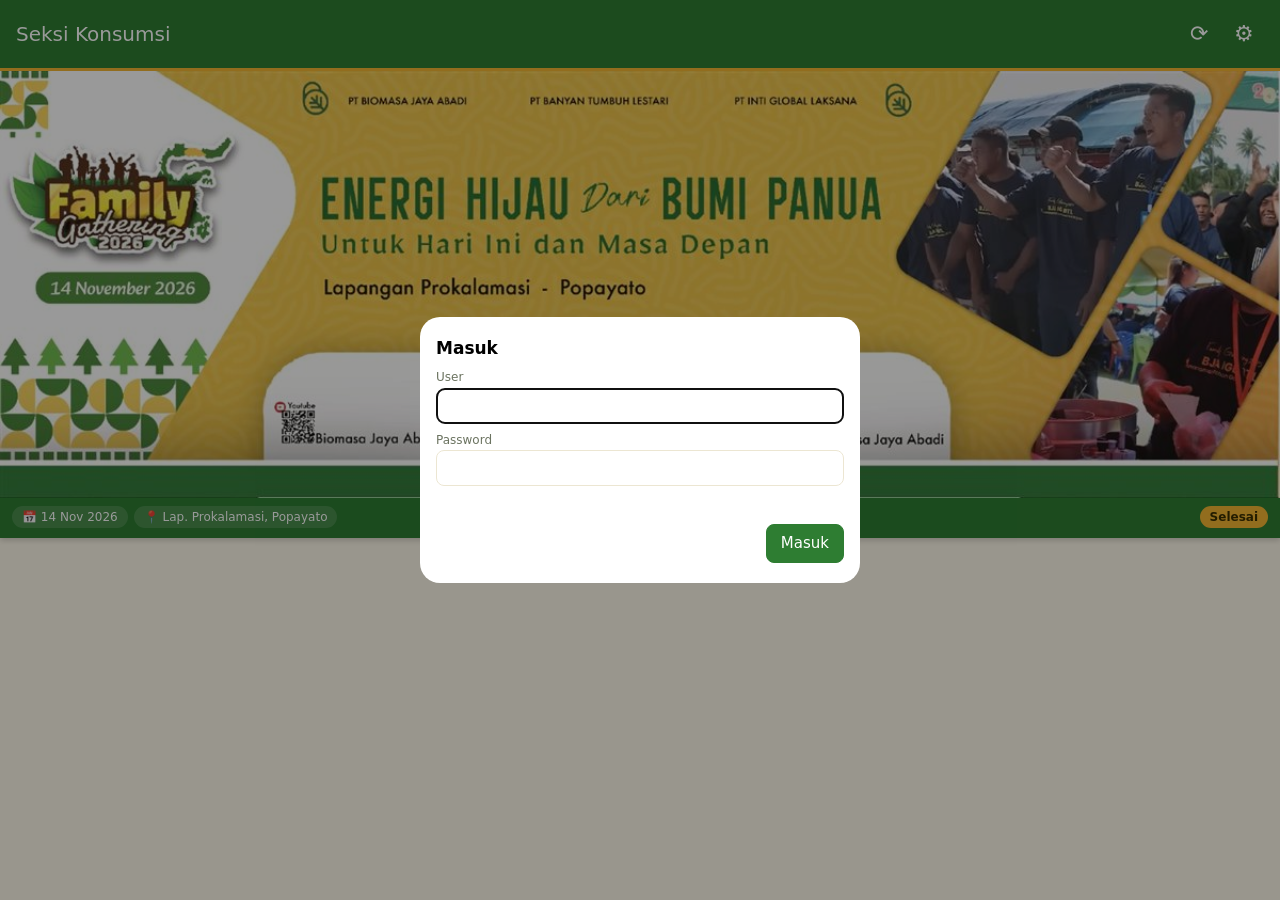
<file: index.html>
<!DOCTYPE html>
<html lang="id">
<head>
<meta charset="utf-8">
<meta name="viewport" content="width=device-width, initial-scale=1, viewport-fit=cover">
<meta name="theme-color" content="#2e7d32">
<meta name="mobile-web-app-capable" content="yes">
<link rel="manifest" href="manifest.webmanifest">
<link rel="icon" href="icon.svg">
<link rel="apple-touch-icon" href="icon-192.png">
<link rel="stylesheet" href="style.css">
<title>Monitoring Konsumsi</title>
</head>
<body>
<div class="frozen">
<header>
  <div>
    <h1>Seksi Konsumsi</h1>
    <small id="sync"></small>
  </div>
  <div class="hbtn">
    <button id="btnAdmin" title="Admin" hidden>🛠</button>
    <button id="btnSync" title="Sinkron">⟳</button>
    <button id="btnCfg" title="Pengaturan">⚙</button>
  </div>
</header>

<div class="hero">
  <img src="banner.jpg" alt="Family Gathering 2026 - Energi Hijau Dari Bumi Panua" width="1200" height="400">
  <div class="chips">
    <span class="chip">📅 14 Nov 2026</span>
    <span class="chip">📍 Lap. Prokalamasi, Popayato</span>
    <span class="chip hday" id="hday"></span>
  </div>
</div>
</div>

<main>
  <div id="viewList">
    <div class="bar">
      <select id="filterStatus"></select>
      <input id="search" type="search" placeholder="Cari vendor / PIC / lokasi">
    </div>
    <ul id="list"></ul>
    <div class="pager" id="pager"></div>
  </div>
  <div id="viewUpdate" hidden>
    <section id="summary"></section>
    <h3 class="sec">Diterima per lokasi</h3>
    <ul id="lokList"></ul>
  </div>
  <div id="viewPeserta" hidden>
    <section id="pesSum"></section>
    <h3 class="sec">Peserta vs nasi kotak per lokasi</h3>
    <ul id="pesLok"></ul>
    <h3 class="sec">Saran penyeimbangan</h3>
    <ul id="pesSaran"></ul>
    <div class="sumhead" style="margin:14px 4px 8px"><h3 class="sec" style="margin:0">Departemen</h3><button id="btnPesAdd" hidden>+ Tambah</button></div>
    <ul id="pesList"></ul>
  </div>
  <div id="viewDenah" hidden>
    <div class="sumbar">
      <div><small>Peserta</small><b id="dPes">-</b></div>
      <div><small>Nasi kotak</small><b id="dNasi">-</b></div>
      <div><small>Diterima</small><b id="dTerima">-</b></div>
    </div>
    <div class="tools">
      <div class="seg2" id="dLayer">
        <button data-l="selisih" class="on">Selisih</button>
        <button data-l="terima">Diterima</button>
        <button data-l="peserta">Peserta</button>
      </div>
    </div>
    <div class="tools">
      <select id="dCari"></select>
      <div class="zoom"><button id="dZOut" type="button">−</button><button id="dZIn" type="button">+</button></div>
    </div>
    <div class="mapbox"><svg id="dMap" viewBox="0 0 954 780" width="100%"></svg></div>
    <div class="legend">
      <span><i style="background:#f4a6a6"></i>Kurang</span>
      <span><i style="background:#9fd8a8"></i>Pas (±5%)</span>
      <span><i style="background:#f7d77a"></i>Lebih</span>
    </div>
    <p id="dLuar" class="upd" style="text-align:left"></p>
  </div>
</main>

<div id="denahSheet"></div>

<div id="update" hidden>
  <span>Versi baru tersedia</span>
  <button id="btnReload" type="button">Muat ulang</button>
</div>

<button id="fab" aria-label="Tambah">+</button>
<nav id="tabs"></nav>

<dialog id="dlgItem">
  <form method="dialog" id="formItem">
    <h2 id="itemTitle">Tambah</h2>
    <label>Vendor <input name="vendor" required></label>
    <div class="row">
      <label>Qty pesan <input name="qty" type="number" min="0" step="1" required></label>
      <label>Status <select name="status"></select></label>
    </div>
    <div class="row nk-hide">
      <label>Desa <input name="desa"></label>
      <label>Handphone <input name="kontak" type="tel"></label>
    </div>
    <div class="row nk-hide">
      <label>Biaya (Rp) <input name="biaya" type="number" min="0" step="1000"></label>
      <label class="lok-txt">Lokasi <input name="lokasiTxt"></label>
    </div>
    <div id="nkOnly">
      <label>Lokasi pengantaran <select name="lokasi"></select></label>
      <fieldset id="cek"><legend>Verifikasi saat tiba</legend></fieldset>
    </div>
    <p id="picNote"></p>
    <div class="actions">
      <button type="button" id="btnDelete" class="danger">Hapus</button>
      <span class="grow"></span>
      <button type="button" id="btnCancel">Batal</button>
      <button type="submit" class="primary">Simpan</button>
    </div>
  </form>
</dialog>

<dialog id="dlgAdmin">
  <h2>Pengaturan Admin</h2>
  <div class="seg">
    <button type="button" data-p="user" class="on">User</button>
    <button type="button" data-p="lokasi">Lokasi</button>
  </div>

  <div id="pUser">
    <ul id="userList"></ul>
    <form id="formUser" autocomplete="off">
      <label>User <input name="user" required autocapitalize="none"></label>
      <label>Nama <input name="nama" required></label>
      <label>Password <input name="pass" required></label>
      <label>Role
        <select name="role">
          <option>User</option>
          <option>Admin</option>
        </select>
      </label>
      <div class="actions">
        <button type="button" id="btnUserDel" class="danger">Hapus</button>
        <span class="grow"></span>
        <button type="button" id="btnUserNew">Baru</button>
        <button type="submit" class="primary">Simpan</button>
      </div>
    </form>
  </div>

  <div id="pLokasi" hidden>
    <form id="formLokasi">
      <label>Lokasi penempatan nasi kotak (satu per baris) <textarea name="list" rows="10"></textarea></label>
      <div class="actions">
        <span class="grow"></span>
        <button type="submit" class="primary">Simpan</button>
      </div>
    </form>
  </div>

  <p id="adminMsg"></p>
  <div class="actions"><span class="grow"></span><button type="button" id="btnAdminClose">Tutup</button></div>
</dialog>

<dialog id="dlgCfg">
  <form method="dialog" id="formCfg">
    <h2 id="cfgTitle">Masuk</h2>
    <label>User <input name="user" autocomplete="username" autocapitalize="none"></label>
    <label>Password <input name="pass" type="password" autocomplete="current-password"></label>
    <p id="cfgMsg"></p>
    <div class="actions">
      <button type="button" id="btnLogout" class="danger">Keluar</button>
      <span class="grow"></span>
      <button type="button" id="btnCfgCancel">Batal</button>
      <button type="submit" class="primary">Masuk</button>
    </div>
  </form>
</dialog>

<dialog id="dlgPeserta">
  <form method="dialog" id="formPeserta">
    <h2 id="pesTitle">Departemen</h2>
    <label>Departemen <input name="dept" required></label>
    <div class="row">
      <label>Jumlah peserta <input name="jumlah" type="number" min="0" step="1" required></label>
      <label>Lokasi duduk <select name="lokasi"></select></label>
    </div>
    <p id="pesMsg"></p>
    <div class="actions">
      <button type="button" id="btnPesDel" class="danger">Hapus</button>
      <span class="grow"></span>
      <button type="button" id="btnPesCancel">Batal</button>
      <button type="submit" class="primary">Simpan</button>
    </div>
  </form>
</dialog>

<dialog id="dlgTarget">
  <form method="dialog" id="formTarget">
    <h2 id="targetTitle">Target</h2>
    <label>Target jumlah (porsi) <input name="target" type="number" min="0" required></label>
    <label>Anggaran (Rp) <input name="anggaran" type="number" min="0" step="1000" required></label>
    <div class="actions">
      <span class="grow"></span>
      <button type="button" id="btnTargetCancel">Batal</button>
      <button type="submit" class="primary">Simpan</button>
    </div>
  </form>
</dialog>

<script src="app.js"></script>
</body>
</html>
</file>
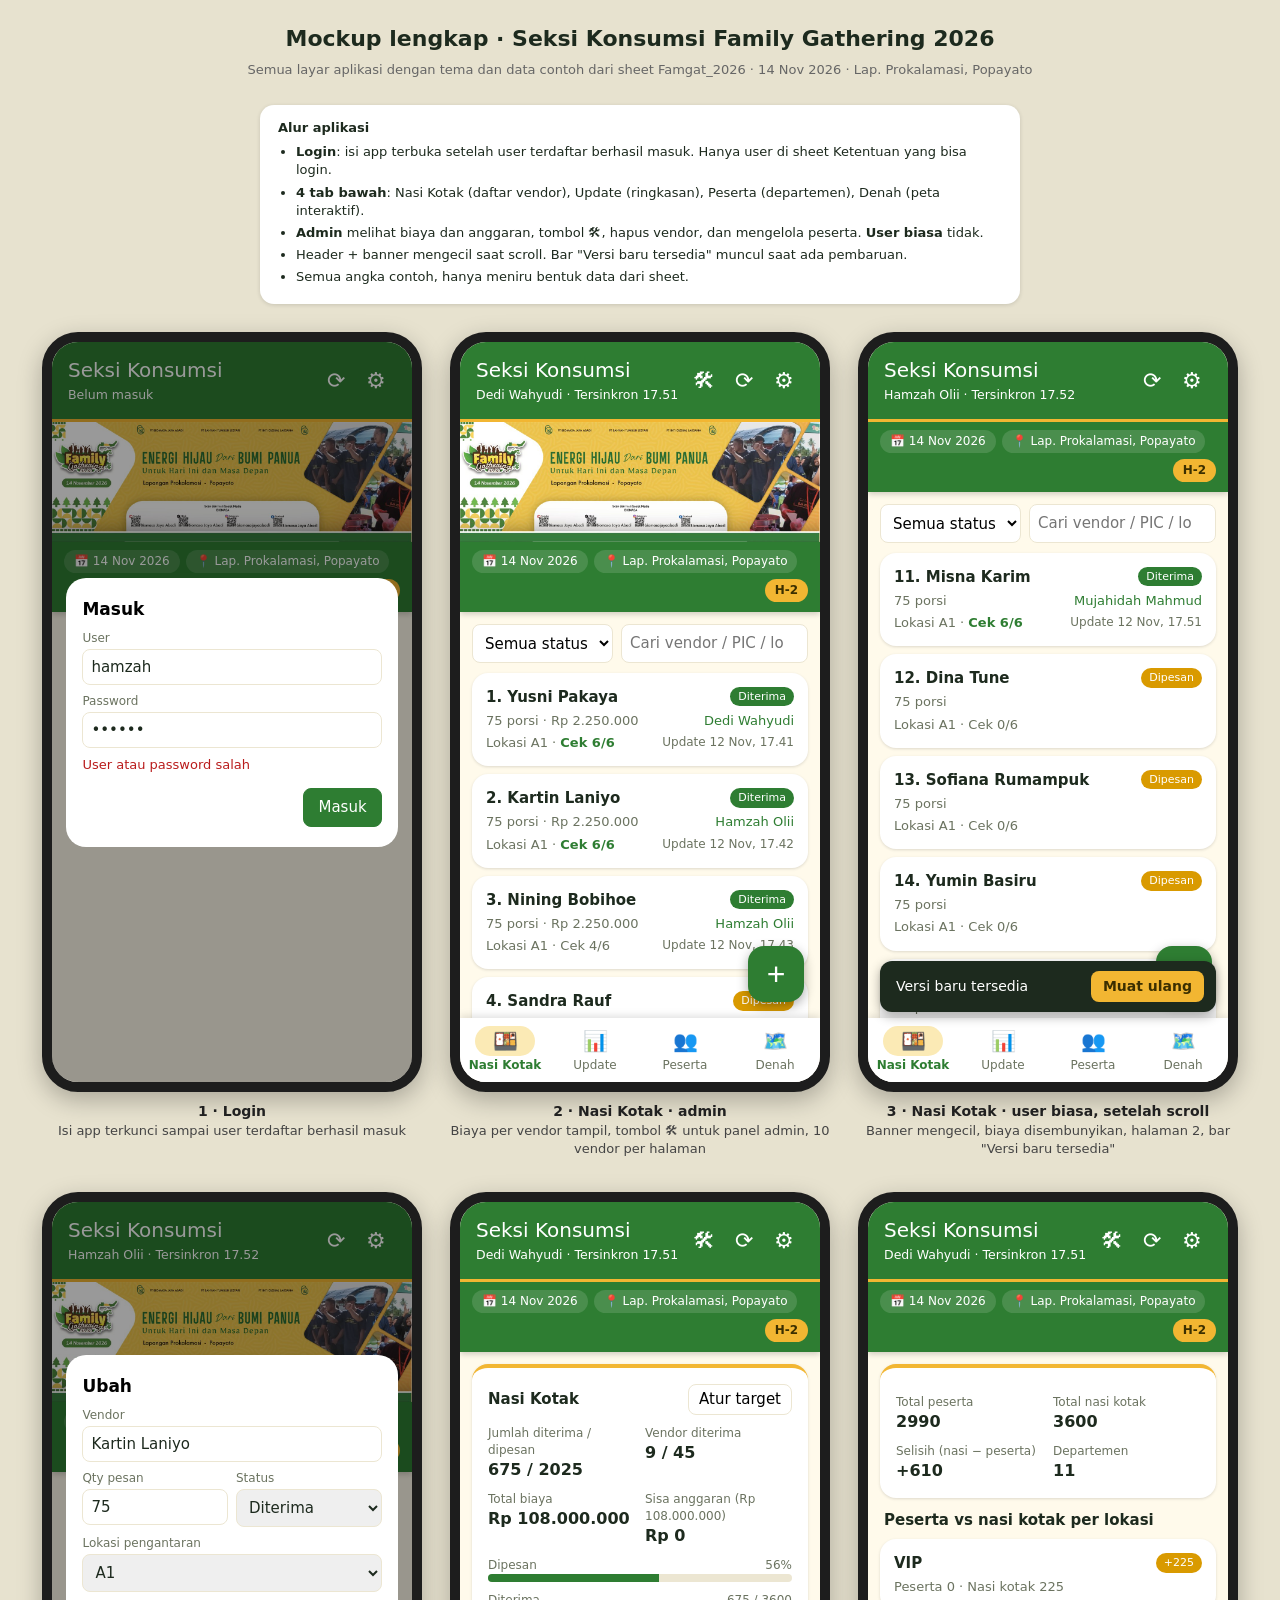
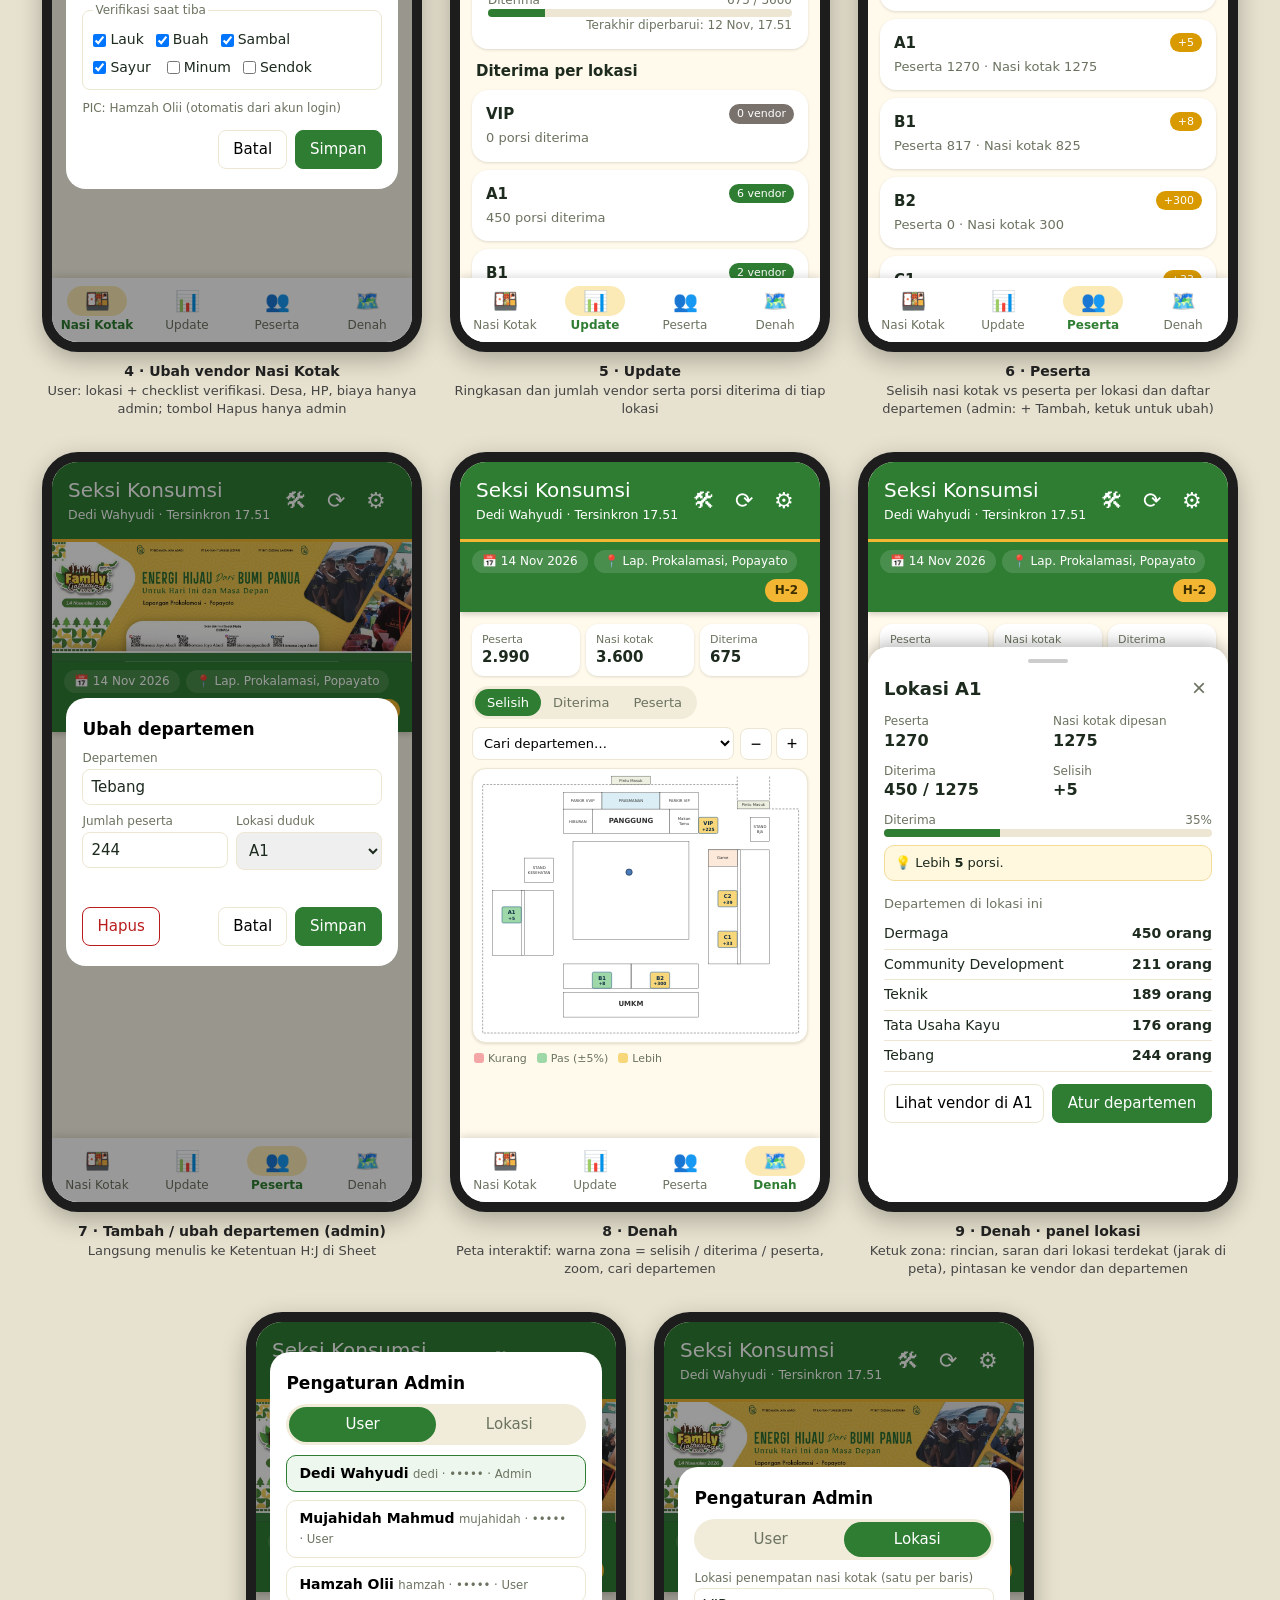
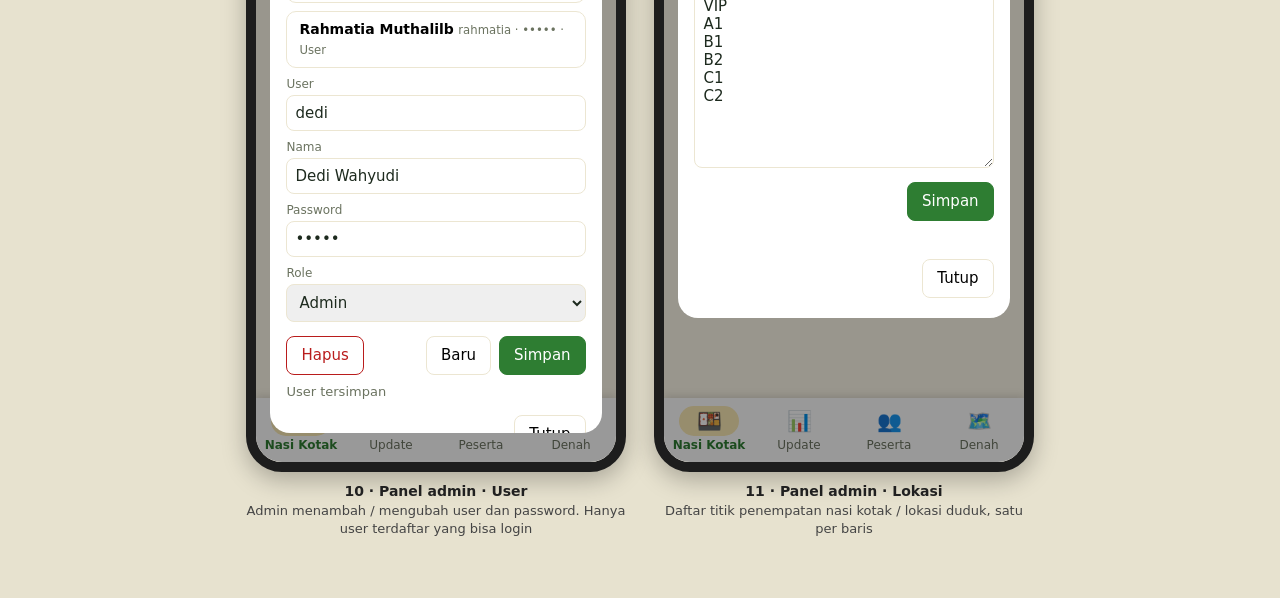
<file: mockup.html>
<!DOCTYPE html>
<html lang="id">
<head>
<meta charset="utf-8">
<meta name="viewport" content="width=device-width, initial-scale=1">
<link rel="stylesheet" href="style.css">
<title>Mockup lengkap - Monitoring Konsumsi Family Gathering 2026</title>
<style>
  body { padding: 24px 16px 60px; background: #e7e2cf; user-select: auto; }
  .head { text-align: center; margin-bottom: 26px; }
  .head h1 { font-size: 22px; margin: 0 0 6px; font-weight: 600; }
  .head p { margin: 0; color: #666; font-size: 13px; }
  .gal { display: flex; flex-wrap: wrap; gap: 34px 28px; justify-content: center; }
  figure { margin: 0; width: 380px; }
  figcaption { text-align: center; font-size: 13px; color: #444; margin-top: 10px; }
  figcaption b { display: block; font-size: 14px; color: #222; }
  .ph {
    position: relative; transform: translateZ(0);
    width: 380px; height: 760px; overflow: hidden;
    background: var(--bg); border: 10px solid #1d1d1d; border-radius: 36px; box-shadow: 0 8px 24px #0004;
  }
  .ph .scroll { height: 100%; overflow: hidden; padding-bottom: 90px; }
  .ph header { padding-top: 14px; }
  .ov { position: absolute; inset: 0; background: #0006; display: flex; align-items: center; justify-content: center; z-index: 20; }
  .ov dialog { position: static; width: 92%; max-height: 92%; margin: 0; }
  .ph .frozen { position: sticky; }
  .frozen.shrunk .hero img { max-height: 0; }
  .legendbox { max-width: 760px; margin: 0 auto 28px; background: #fff; border-radius: 14px; padding: 14px 18px; font-size: 13px; box-shadow: 0 1px 4px #0002; }
  .legendbox ul { display: block; list-style: disc; padding-left: 18px; margin-top: 6px; }
  .legendbox li { background: none; box-shadow: none; padding: 0; margin: 0 0 4px; border-radius: 0; }
</style>
</head>
<body>
<div class="head">
  <h1>Mockup lengkap · Seksi Konsumsi Family Gathering 2026</h1>
  <p>Semua layar aplikasi dengan tema dan data contoh dari sheet Famgat_2026 · 14 Nov 2026 · Lap. Prokalamasi, Popayato</p>
</div>
<div class="legendbox">
  <b>Alur aplikasi</b>
  <ul>
    <li><b>Login</b>: isi app terbuka setelah user terdaftar berhasil masuk. Hanya user di sheet Ketentuan yang bisa login.</li>
    <li><b>4 tab bawah</b>: Nasi Kotak (daftar vendor), Update (ringkasan), Peserta (departemen), Denah (peta interaktif).</li>
    <li><b>Admin</b> melihat biaya dan anggaran, tombol 🛠, hapus vendor, dan mengelola peserta. <b>User biasa</b> tidak.</li>
    <li>Header + banner mengecil saat scroll. Bar "Versi baru tersedia" muncul saat ada pembaruan.</li>
    <li>Semua angka contoh, hanya meniru bentuk data dari sheet.</li>
  </ul>
</div>
<div class="gal" id="gal"></div>

<script>
const $ = (id) => document.getElementById(id);

/* ---------- data contoh (meniru sheet Famgat_2026) ---------- */
const NAMA = "Yusni Pakaya,Kartin Laniyo,Nining Bobihoe,Sandra Rauf,Susan Adam,Saripa Paudi,Leni Pakaya,Wewin Luawo,Cici Nento,Indri Sofyan,Misna Karim,Dina Tune,Sofiana Rumampuk,Yumin Basiru,Asih,Djundi Djalil,Fitrah Rahim,Ulfa Benta,Misra Ibrahim,Marce Tambuwun,Stella Rumampuk,Linda Datu,Nita Tukeno,Elys Djaka Buloto,Novita Duano,Ikram,Yuni Panigoro,Heni Gani,Ati Abdullah,Wirna Harun,Misran Pasa,Fatma Gani,Ulin Makalalag,Fidya Mohamad,Aman Biki,Frensi Mahabu,Mardat Rasyid,Michael Tumewu,Eli Siya Mantulangi,Ucun Kadir,Fadli Salam,Jamil Panyili,Syahril Alinti,Roy Syahrain,Aliansi".split(',');
const LOK_URUT = ['VIP', 'A1', 'B1', 'B2', 'C1', 'C2'];
const rentang = (a, b, l) => { const o = {}; for (let n = a; n <= b; n++) o[n] = l; return o; };
const LOKASI_VENDOR = { ...rentang(1, 9, 'A1'), ...rentang(10, 17, 'A1'), ...rentang(18, 28, 'B1'), ...rentang(29, 32, 'C1'), ...rentang(33, 41, 'C2'), ...rentang(42, 44, 'B2'), 45: 'VIP' };
const TERIMA = { 1: 'Dedi Wahyudi', 2: 'Hamzah Olii', 3: 'Hamzah Olii', 5: 'Dedi Wahyudi', 10: 'Mujahidah Mahmud', 11: 'Mujahidah Mahmud', 18: 'Rahmatia Muthalilb', 19: 'Rahmatia Muthalilb', 33: 'Dedi Wahyudi' };
const DIPESAN = new Set([4, 6, 7, 8, 9, 12, 13, 14, 15, 20, 21, 22, 23, 29, 30, 34, 35, 42]);
const ITEMS = NAMA.map((v, i) => {
  const n = i + 1, q = n === 44 ? 150 : n === 45 ? 225 : 75;
  const status = TERIMA[n] ? 'diterima' : DIPESAN.has(n) ? 'dipesan' : 'belum';
  return { n, vendor: v, qty: q, biaya: q * 30000, status, lokasi: LOKASI_VENDOR[n] || '', pic: TERIMA[n] || '',
    cek: status === 'diterima' ? (n % 3 === 0 ? 4 : 6) : 0, upd: status === 'diterima' ? '12 Nov, 17.' + (40 + (n % 15)) : '' };
});
const PES = [
  ['Dermaga', 450, 'A1'], ['Community Development', 211, 'A1'],
  ['Teknik', 189, 'A1'], ['Tata Usaha Kayu', 176, 'A1'], ['Tebang', 244, 'A1'],
  ['Pabrik', 817, 'B1'],
  ['Bibitan', 195, 'C1'], ['Indotraco', 72, 'C1'],
  ['Tanaman', 478, 'C2'], ['Admin & Umum', 58, 'C2'], ['Safety Health Environtment', 100, 'C2'],
].map((p, i) => ({ id: String(i + 2), dept: p[0], jumlah: p[1], lokasi: p[2] }));
const TARGET = { target: 3600, anggaran: 108000000 };
const SL = { belum: 'Belum pesan', dipesan: 'Dipesan', diterima: 'Diterima' };
const rp = (n) => 'Rp ' + Math.round(n).toLocaleString('id-ID');
const sum = (a, f) => a.reduce((n, x) => n + f(x), 0);
const sel = (n) => (n > 0 ? '+' : '') + n;
const pct = (a, b) => (b > 0 ? Math.min(100, (a / b) * 100) : 0);

/* ---------- kerangka HP ---------- */
const HEADER = (sync, opts = {}) => `
  <div class="frozen${opts.shrunk ? ' shrunk' : ''}">
    <header>
      <div><h1>Seksi Konsumsi</h1><small>${sync}</small></div>
      <div class="hbtn">${opts.admin ? '<button>🛠</button>' : ''}<button>⟳</button><button>⚙</button></div>
    </header>
    <div class="hero">
      <img src="banner.jpg" alt="Family Gathering 2026">
      <div class="chips"><span class="chip">📅 14 Nov 2026</span><span class="chip">📍 Lap. Prokalamasi, Popayato</span><span class="chip hday">H-2</span></div>
    </div>
  </div>`;
const NAV = (aktif) => `<nav>${[['🍱', 'Nasi Kotak'], ['📊', 'Update'], ['👥', 'Peserta'], ['🗺️', 'Denah']]
  .map(([i, t]) => `<button class="${t === aktif ? 'on' : ''}"><span class="ic">${i}</span><span>${t}</span></button>`).join('')}</nav>`;
const phone = (inner, o = {}) => `<div class="ph"><div class="scroll">${inner}</div>${o.extra || ''}${o.nav === false ? '' : NAV(o.nav)}</div>`;
function fig(id, judul, ket, html) {
  const f = document.createElement('figure');
  f.id = 'f-' + id;
  f.innerHTML = html + `<figcaption><b>${judul}</b>${ket}</figcaption>`;
  $('gal').append(f);
}

/* ---------- potongan layar ---------- */
function kartuVendor(i, admin) {
  return `<li><div class="top"><span class="vendor">${i.n}. ${i.vendor}</span><span class="badge s-${i.status}">${SL[i.status]}</span></div>
    <div class="meta line"><span>${i.qty} porsi${admin ? ' · ' + rp(i.biaya) : ''}</span><span class="pic">${i.pic}</span></div>
    <div class="meta line"><span>Lokasi ${i.lokasi || '-'} · <span class="${i.cek === 6 ? 'vok' : ''}">Cek ${i.cek}/6</span></span><span class="upd">${i.upd ? 'Update ' + i.upd : ''}</span></div></li>`;
}
const filterBar = '<div class="bar"><select><option>Semua status</option></select><input type="search" placeholder="Cari vendor / PIC / lokasi"></div>';
const pager = (a, b, tot, p, ps) => `<div class="pager"><button ${p <= 1 ? 'disabled' : ''}>‹ Prev</button><span>${a}–${b} dari ${tot}<br>Hal ${p} / ${ps}</span><button ${p >= ps ? 'disabled' : ''}>Next ›</button></div>`;

function ringkasan(admin) {
  const dipesan = sum(ITEMS.filter((i) => i.status !== 'belum'), (i) => i.qty);
  const diterima = sum(ITEMS.filter((i) => i.status === 'diterima'), (i) => i.qty);
  const nTerima = ITEMS.filter((i) => i.status === 'diterima').length;
  const biaya = sum(ITEMS, (i) => i.biaya), total = sum(ITEMS, (i) => i.qty);
  return `<section id="summary"><div class="sumhead"><b>Nasi Kotak</b>${admin ? '<button>Atur target</button>' : ''}</div>
    <div class="grid">
      <div class="stat"><small>Jumlah diterima / dipesan</small><b>${diterima} / ${dipesan}</b></div>
      <div class="stat"><small>Vendor diterima</small><b>${nTerima} / ${ITEMS.length}</b></div>
      ${admin ? `<div class="stat"><small>Total biaya</small><b>${rp(biaya)}</b></div>
      <div class="stat"><small>Sisa anggaran (${rp(TARGET.anggaran)})</small><b>${rp(TARGET.anggaran - biaya)}</b></div>` : ''}
    </div>
    <div class="prog"><label><span>Dipesan</span><span>${pct(dipesan, TARGET.target).toFixed(0)}%</span></label><div class="track"><div class="fill" style="width:${pct(dipesan, TARGET.target)}%"></div></div></div>
    <div class="prog"><label><span>Diterima</span><span>${diterima} / ${total}</span></label><div class="track"><div class="fill" style="width:${pct(diterima, total)}%"></div></div></div>
    <div class="meta upd">Terakhir diperbarui: 12 Nov, 17.51</div></section>`;
}

/* ---------- data per lokasi (dipakai Update, Peserta, Denah) ---------- */
const Z = {};
LOK_URUT.forEach((k) => {
  const its = ITEMS.filter((i) => i.lokasi === k), pes = PES.filter((p) => p.lokasi === k);
  const peserta = sum(pes, (p) => p.jumlah), nasi = sum(its, (i) => i.qty);
  Z[k] = { k, depts: pes, peserta, nasi, terima: sum(its.filter((i) => i.status === 'diterima'), (i) => i.qty),
    nTerima: its.filter((i) => i.status === 'diterima').length, diff: nasi - peserta };
});

/* ---------- 1 login ---------- */
fig('login', '1 · Login', 'Isi app terkunci sampai user terdaftar berhasil masuk',
  phone(HEADER('Belum masuk'), { nav: false, extra: `<div class="ov"><dialog open><h2>Masuk</h2>
    <label>User <input value="hamzah"></label><label>Password <input type="password" value="••••••"></label>
    <p id="cfgMsg">User atau password salah</p><div class="actions"><span class="grow"></span><button class="primary">Masuk</button></div></dialog></div>` }));

/* ---------- 2 nasi kotak (admin) ---------- */
fig('nk-admin', '2 · Nasi Kotak · admin', 'Biaya per vendor tampil, tombol 🛠 untuk panel admin, 10 vendor per halaman',
  phone(HEADER('Dedi Wahyudi · Tersinkron 17.51', { admin: true }) + `<main>${filterBar}<ul>${ITEMS.slice(0, 10).map((i) => kartuVendor(i, true)).join('')}</ul>${pager(1, 10, 45, 1, 5)}</main>`,
    { nav: 'Nasi Kotak', extra: '<button id="fab">+</button>' }));

/* ---------- 3 nasi kotak (user, scroll + versi baru) ---------- */
fig('nk-user', '3 · Nasi Kotak · user biasa, setelah scroll', 'Banner mengecil, biaya disembunyikan, halaman 2, bar "Versi baru tersedia"',
  phone(HEADER('Hamzah Olii · Tersinkron 17.52', { shrunk: true }) + `<main>${filterBar}<ul>${ITEMS.slice(10, 20).map((i) => kartuVendor(i, false)).join('')}</ul>${pager(11, 20, 45, 2, 5)}</main>`,
    { nav: 'Nasi Kotak', extra: '<button id="fab">+</button><div id="update"><span>Versi baru tersedia</span><button>Muat ulang</button></div>' }));

/* ---------- 4 ubah vendor ---------- */
fig('dlg-vendor', '4 · Ubah vendor Nasi Kotak', 'User: lokasi + checklist verifikasi. Desa, HP, biaya hanya admin; tombol Hapus hanya admin',
  phone(HEADER('Hamzah Olii · Tersinkron 17.52'), { nav: 'Nasi Kotak', extra: `<div class="ov"><dialog open><h2>Ubah</h2>
    <label>Vendor <input value="Kartin Laniyo"></label>
    <div class="row"><label>Qty pesan <input value="75"></label><label>Status <select><option>Diterima</option></select></label></div>
    <label>Lokasi pengantaran <select><option>A1</option></select></label>
    <fieldset><legend>Verifikasi saat tiba</legend>
      ${['Lauk', 'Buah', 'Sambal', 'Sayur'].map((l) => `<label><input type="checkbox" checked>${l}</label>`).join('')}
      ${['Minum', 'Sendok'].map((l) => `<label><input type="checkbox">${l}</label>`).join('')}</fieldset>
    <p id="picNote">PIC: Hamzah Olii (otomatis dari akun login)</p>
    <div class="actions"><span class="grow"></span><button>Batal</button><button class="primary">Simpan</button></div></dialog></div>` }));

/* ---------- 5 update ---------- */
fig('update', '5 · Update', 'Ringkasan dan jumlah vendor serta porsi diterima di tiap lokasi',
  phone(HEADER('Dedi Wahyudi · Tersinkron 17.51', { admin: true, shrunk: true }) + `<main>${ringkasan(true)}
    <h3 class="sec">Diterima per lokasi</h3><ul>${LOK_URUT.map((k) => `<li><div class="top"><span class="vendor">${k}</span><span class="badge ${Z[k].nTerima ? 's-diterima' : 's-belum'}">${Z[k].nTerima} vendor</span></div><div class="meta">${Z[k].terima} porsi diterima</div></li>`).join('')}</ul></main>`, { nav: 'Update' }));

/* ---------- 6 peserta ---------- */
(function () {
  const totPes = sum(PES, (p) => p.jumlah), totNasi = sum(ITEMS, (i) => i.qty);
  const html = `<main><section id="pesSum"><div class="grid">
      <div class="stat"><small>Total peserta</small><b>${totPes}</b></div><div class="stat"><small>Total nasi kotak</small><b>${totNasi}</b></div>
      <div class="stat"><small>Selisih (nasi − peserta)</small><b>${sel(totNasi - totPes)}</b></div><div class="stat"><small>Departemen</small><b>${PES.length}</b></div></div></section>
    <h3 class="sec">Peserta vs nasi kotak per lokasi</h3><ul>${LOK_URUT.map((k) => { const o = Z[k], c = o.diff < 0 ? 's-bad' : o.diff > 0 ? 's-dipesan' : 's-diterima';
      return `<li><div class="top"><span class="vendor">${k}</span><span class="badge ${c}">${sel(o.diff)}</span></div><div class="meta">Peserta ${o.peserta} · Nasi kotak ${o.nasi}</div></li>`; }).join('')}</ul>
    <div class="sumhead" style="margin:14px 4px 8px"><h3 class="sec" style="margin:0">Departemen</h3><button>+ Tambah</button></div>
    <ul>${PES.slice(0, 5).map((p) => `<li><div class="top"><span class="vendor">${p.dept}</span><span class="badge s-belum">${p.jumlah} orang</span></div><div class="meta">Lokasi ${p.lokasi}</div></li>`).join('')}</ul></main>`;
  fig('peserta', '6 · Peserta', 'Selisih nasi kotak vs peserta per lokasi dan daftar departemen (admin: + Tambah, ketuk untuk ubah)',
    phone(HEADER('Dedi Wahyudi · Tersinkron 17.51', { admin: true, shrunk: true }) + html, { nav: 'Peserta' }));
})();

/* ---------- 7 dialog departemen ---------- */
fig('dlg-dept', '7 · Tambah / ubah departemen (admin)', 'Langsung menulis ke Ketentuan H:J di Sheet',
  phone(HEADER('Dedi Wahyudi · Tersinkron 17.51', { admin: true }), { nav: 'Peserta', extra: `<div class="ov"><dialog open><h2>Ubah departemen</h2>
    <label>Departemen <input value="Tebang"></label>
    <div class="row"><label>Jumlah peserta <input value="244"></label><label>Lokasi duduk <select><option>A1</option></select></label></div>
    <p id="pesMsg"></p><div class="actions"><button class="danger">Hapus</button><span class="grow"></span><button>Batal</button><button class="primary">Simpan</button></div></dialog></div>` }));

/* ---------- 8-9 denah ---------- */
const DK = 0.6;
const GEO = Object.fromEntries(Object.entries({ VIP: [1074, 230, 92, 77], A1: [138, 656, 92, 77], B1: [568, 967, 92, 77], B2: [844, 967, 92, 77], C1: [1166, 772, 92, 78], C2: [1166, 579, 92, 77] })
  .map(([k, v]) => [k, v.map((n) => n * DK)]));
const R = (x, y, w, h, f, l, big) => { x *= DK; y *= DK; w *= DK; h *= DK;
  return `<rect x="${x}" y="${y}" width="${w}" height="${h}" fill="${f}" stroke="#333"/>` +
  (l ? l.split('\n').map((t, i, a) => `<text class="st" ${big ? 'style="font-size:20px;font-weight:700"' : ''} x="${x + w / 2}" y="${y + h / 2 + 4 - (a.length - 1) * 7 + i * 14}">${t}</text>`).join('') : ''); };
function peta(pilih) {
  const P = (n) => n * DK;
  let s = `<path d="M${P(1258)} ${P(74)} H${P(46)} V${P(1257)} H${P(1550)} V${P(190)} H${P(1412)} M${P(1258)} ${P(36)} V${P(152)} M${P(1412)} ${P(36)} V${P(152)}" fill="none" stroke="#333" stroke-width="1.2" stroke-dasharray="6 4"/>`;
  s += R(660, 34, 184, 40, '#edf0e0', 'Pintu Masuk') + R(1258, 152, 154, 38, '#edf0e0', 'Pintu Masuk');
  s += R(430, 113, 184, 78, '#fff', 'PARKIR VVIP') + R(614, 113, 276, 78, '#dbeef5', 'PRASMANAN') + R(890, 113, 184, 78, '#fff', 'PARKIR VIP');
  s += R(430, 191, 138, 116, '#fff', 'HIBURAN') + R(568, 191, 368, 116, '#fff', 'PANGGUNG', true) + R(936, 191, 138, 116, '#fff', 'Makan\nTamu');
  s += R(1320, 230, 92, 116, '#fff', 'STAND\nBJA') + R(476, 346, 552, 465, '#fff', '');
  s += `<circle cx="${P(743)}" cy="${P(491)}" r="${P(15)}" fill="#4a7ab8" stroke="#1d3557" stroke-width="2"/>`;
  s += R(246, 424, 138, 116, '#fff', 'STAND\nKESEHATAN') + R(92, 579, 292, 310, '#fff', '') + R(230, 579, 16, 310, '#fff', '');
  s += R(1120, 385, 292, 543, '#fff', '') + R(1258, 385, 16, 543, '#fff', '') + R(1120, 385, 138, 78, '#fce9d9', 'Game');
  s += R(430, 928, 644, 116, '#fff', '') + R(752, 928, 1, 116, '#333', '') + R(430, 1065, 644, 116, '#fff', 'UMKM', true);
  LOK_URUT.forEach((k) => {
    const [x, y, w, h] = GEO[k], o = Z[k];
    const c = !o.peserta && !o.nasi ? '#e5e7eb' : Math.abs(o.diff) <= o.peserta * 0.05 ? '#9fd8a8' : o.diff < 0 ? '#f4a6a6' : '#f7d77a';
    s += `<g class="zone${pilih === k ? ' sel' : ''}"><rect x="${x}" y="${y}" width="${w}" height="${h}" rx="4" fill="${c}"/><text class="zn" x="${x + w / 2}" y="${y + h / 2 - 2}">${k}</text><text class="zv" x="${x + w / 2}" y="${y + h / 2 + 15}">${sel(o.diff)}</text></g>`;
  });
  return `<svg viewBox="0 0 954 780" width="100%">${s}</svg>`;
}
const denahBody = (pilih) => `<main><div class="sumbar"><div><small>Peserta</small><b>${sum(PES, (p) => p.jumlah).toLocaleString('id-ID')}</b></div><div><small>Nasi kotak</small><b>${sum(ITEMS, (i) => i.qty).toLocaleString('id-ID')}</b></div><div><small>Diterima</small><b>${sum(ITEMS.filter((i) => i.status === 'diterima'), (i) => i.qty).toLocaleString('id-ID')}</b></div></div>
  <div class="tools"><div class="seg2"><button class="on">Selisih</button><button>Diterima</button><button>Peserta</button></div></div>
  <div class="tools"><select><option>Cari departemen…</option></select><div class="zoom"><button>−</button><button>+</button></div></div>
  <div class="mapbox">${peta(pilih)}</div>
  <div class="legend"><span><i style="background:#f4a6a6"></i>Kurang</span><span><i style="background:#9fd8a8"></i>Pas (±5%)</span><span><i style="background:#f7d77a"></i>Lebih</span></div></main>`;
fig('denah', '8 · Denah', 'Peta interaktif: warna zona = selisih / diterima / peserta, zoom, cari departemen',
  phone(HEADER('Dedi Wahyudi · Tersinkron 17.51', { admin: true, shrunk: true }) + denahBody(null), { nav: 'Denah' }));
(function () {
  const o = Z.A1, pt = pct(o.terima, o.nasi);
  const ctr = (k) => [GEO[k][0] + GEO[k][2] / 2, GEO[k][1] + GEO[k][3] / 2];
  const jarak = (k) => Math.hypot(ctr(k)[0] - ctr('A1')[0], ctr(k)[1] - ctr('A1')[1]);
  const near = o.diff < 0 ? Object.values(Z).filter((x) => x.k !== 'A1' && x.diff > 0).sort((a, b) => jarak(a.k) - jarak(b.k))[0] : null;
  const saran = o.diff < 0 ? (near ? `Kurang <b>${-o.diff}</b> porsi → ambil dari <b>${near.k}</b> (terdekat yang berlebih, ${sel(near.diff)}).` : `Kurang <b>${-o.diff}</b> porsi.`) : `Lebih <b>${o.diff}</b> porsi.`;
  const sheet = `<div id="denahSheet" class="open"><div class="grab"></div><h2>Lokasi A1<button class="x">×</button></h2>
    <div class="grid"><div class="stat"><small>Peserta</small><b>${o.peserta}</b></div><div class="stat"><small>Nasi kotak dipesan</small><b>${o.nasi}</b></div>
    <div class="stat"><small>Diterima</small><b>${o.terima} / ${o.nasi}</b></div><div class="stat"><small>Selisih</small><b class="${o.diff < 0 ? 'over' : ''}">${sel(o.diff)}</b></div></div>
    <div class="prog"><label><span>Diterima</span><span>${pt.toFixed(0)}%</span></label><div class="track"><div class="fill" style="width:${pt}%"></div></div></div>
    <div class="saran">💡 ${saran}</div><h4>Departemen di lokasi ini</h4>
    <table>${o.depts.map((p) => `<tr><td>${p.dept}</td><td>${p.jumlah} orang</td></tr>`).join('')}</table>
    <div class="btnrow"><button>Lihat vendor di A1</button><button class="primary">Atur departemen</button></div></div>`;
  fig('denah-sheet', '9 · Denah · panel lokasi', 'Ketuk zona: rincian, saran dari lokasi terdekat (jarak di peta), pintasan ke vendor dan departemen',
    phone(HEADER('Dedi Wahyudi · Tersinkron 17.51', { admin: true, shrunk: true }) + denahBody('A1'), { nav: 'Denah', extra: sheet }));
})();

/* ---------- 10-11 admin ---------- */
const adminSeg = (p) => `<div class="seg"><button class="${p === 'u' ? 'on' : ''}">User</button><button class="${p === 'l' ? 'on' : ''}">Lokasi</button></div>`;
fig('admin-user', '10 · Panel admin · User', 'Admin menambah / mengubah user dan password. Hanya user terdaftar yang bisa login',
  phone(HEADER('Dedi Wahyudi · Tersinkron 17.51', { admin: true }), { nav: 'Nasi Kotak', extra: `<div class="ov"><dialog open><h2>Pengaturan Admin</h2>${adminSeg('u')}
    <ul id="userList"><li class="sel"><b>Dedi Wahyudi</b> <small>dedi · ••••• · Admin</small></li><li><b>Mujahidah Mahmud</b> <small>mujahidah · ••••• · User</small></li><li><b>Hamzah Olii</b> <small>hamzah · ••••• · User</small></li><li><b>Rahmatia Muthalilb</b> <small>rahmatia · ••••• · User</small></li></ul>
    <label>User <input value="dedi"></label><label>Nama <input value="Dedi Wahyudi"></label><label>Password <input value="•••••"></label><label>Role <select><option>Admin</option></select></label>
    <div class="actions"><button class="danger">Hapus</button><span class="grow"></span><button>Baru</button><button class="primary">Simpan</button></div>
    <p id="adminMsg">User tersimpan</p><div class="actions"><span class="grow"></span><button>Tutup</button></div></dialog></div>` }));
fig('admin-lokasi', '11 · Panel admin · Lokasi', 'Daftar titik penempatan nasi kotak / lokasi duduk, satu per baris',
  phone(HEADER('Dedi Wahyudi · Tersinkron 17.51', { admin: true }), { nav: 'Nasi Kotak', extra: `<div class="ov"><dialog open><h2>Pengaturan Admin</h2>${adminSeg('l')}
    <label>Lokasi penempatan nasi kotak (satu per baris)<textarea rows="9">${LOK_URUT.join('\n')}</textarea></label>
    <div class="actions"><span class="grow"></span><button class="primary">Simpan</button></div><p id="adminMsg"></p><div class="actions"><span class="grow"></span><button>Tutup</button></div></dialog></div>` }));
</script>
</body>
</html>
</file>
<file: style.css>
:root {
  --pri: #2e7d32;
  --acc: #f2b632;
  --bg: #fffaeb;
  --card: #fff;
  --line: #ece6d2;
  --txt: #1d2a1e;
  --mut: #6b7360;
  --ok: #2e7d32;
  --warn: #d99a00;
  --bad: #b91c1c;
}
* { box-sizing: border-box; }
html { -webkit-tap-highlight-color: transparent; }
body {
  margin: 0;
  font: 15px/1.4 Roboto, system-ui, sans-serif;
  background: var(--bg);
  color: var(--txt);
  padding-bottom: calc(150px + env(safe-area-inset-bottom));
  overscroll-behavior-y: contain;
  user-select: none;
}
input, textarea { user-select: text; }
button { cursor: pointer; }
header {
  display: flex;
  align-items: center;
  justify-content: space-between;
  background: var(--pri);
  color: #fff;
  padding: calc(14px + env(safe-area-inset-top)) 16px 14px;
  border-bottom: 3px solid var(--acc);
}
/* header + banner + info acara tetap terlihat saat scroll */
.frozen {
  position: sticky;
  top: 0;
  z-index: 5;
  box-shadow: 0 2px 6px #0003;
}
.hero { background: #fff; }
.hero img { display: block; width: 100%; height: auto; max-height: 40vw; transition: max-height .25s; }
.frozen.shrunk .hero img { max-height: 0; }
/* tanpa ini browser menggeser scroll saat banner mengecil sehingga berkedip */
html, body, main { overflow-anchor: none; }
.chips {
  display: flex;
  flex-wrap: wrap;
  gap: 6px;
  padding: 8px 12px 10px;
  background: var(--pri);
}
.chip {
  font-size: 12px;
  padding: 3px 10px;
  border-radius: 99px;
  background: #fff2;
  color: #fff;
}
.chip.hday { background: var(--acc); color: #3b2f00; font-weight: 700; margin-left: auto; }
h1 { font-size: 20px; font-weight: 500; margin: 0; }
#sync { display: block; font-size: 12px; opacity: .85; }
.spin { animation: spin 1s linear infinite; }
@keyframes spin { to { transform: rotate(360deg); } }
.hbtn button {
  background: transparent;
  border: 0;
  color: #fff;
  font-size: 22px;
  width: 40px;
  height: 40px;
  border-radius: 50%;
}
.hbtn button:active { background: #fff3; }
nav {
  position: fixed;
  left: 0;
  right: 0;
  bottom: 0;
  display: flex;
  background: #fff;
  box-shadow: 0 -2px 8px #0002;
  padding-bottom: env(safe-area-inset-bottom);
  z-index: 6;
}
nav button {
  flex: 1;
  display: flex;
  flex-direction: column;
  align-items: center;
  gap: 2px;
  padding: 8px 4px 10px;
  border: 0;
  background: none;
  font: 12px Roboto, system-ui, sans-serif;
  color: var(--mut);
}
nav .ic {
  font-size: 20px;
  width: 60px;
  height: 30px;
  line-height: 30px;
  border-radius: 15px;
  text-align: center;
}
nav button.on { color: var(--pri); font-weight: 600; }
nav button.on .ic { background: #fbeab5; }
main { max-width: 720px; margin: 0 auto; padding: 12px; }

#summary {
  background: var(--card);
  border-radius: 16px;
  padding: 16px;
  margin-bottom: 12px;
  box-shadow: 0 1px 3px #0002;
  border-top: 4px solid var(--acc);
}
.sumhead { display: flex; justify-content: space-between; align-items: center; }
.sumhead button { border: 1px solid var(--line); background: none; border-radius: 8px; padding: 4px 10px; font: inherit; }
.grid { display: grid; grid-template-columns: 1fr 1fr; gap: 10px; margin-top: 10px; }
.stat small { display: block; color: var(--mut); font-size: 12px; }
.stat b { font-size: 16px; }
.prog { margin-top: 10px; }
.prog label { display: flex; justify-content: space-between; font-size: 12px; color: var(--mut); }
.track { height: 8px; background: var(--line); border-radius: 4px; overflow: hidden; }
.fill { height: 100%; background: var(--ok); }
.fill.pay { background: var(--pri); }
.over { color: var(--bad); }

.upd { font-size: 12px; color: var(--mut); text-align: right; }
#update {
  position: fixed;
  left: 12px;
  right: 12px;
  bottom: calc(70px + env(safe-area-inset-bottom));
  z-index: 8;
  display: flex;
  align-items: center;
  justify-content: space-between;
  gap: 8px;
  padding: 10px 12px 10px 16px;
  border-radius: 12px;
  background: var(--txt);
  color: #fff;
  font-size: 14px;
  box-shadow: 0 4px 12px #0005;
}
#update button { border: 0; border-radius: 8px; padding: 6px 12px; background: var(--acc); color: #3b2f00; font: inherit; font-weight: 600; }
.s-bad { background: var(--bad); }
#pesSum { background: var(--card); border-radius: 16px; padding: 16px; margin-bottom: 12px; box-shadow: 0 1px 3px #0002; border-top: 4px solid var(--acc); }
#pesMsg { min-height: 1.2em; margin: 8px 0 0; font-size: 13px; color: var(--bad); }
#pesList li { cursor: pointer; }
#pesSaran li { font-size: 14px; }
.sec { margin: 4px 4px 8px; font-size: 15px; }
.pager { display: flex; align-items: center; justify-content: space-between; gap: 6px; margin-top: 12px; }
.pager button { border: 1px solid var(--line); background: var(--card); border-radius: 8px; padding: 6px 12px; font: inherit; }
.pager button:disabled { opacity: .4; }
.pager span { flex: 1; text-align: center; font-size: 13px; color: var(--mut); }
.bar { display: flex; gap: 8px; margin-bottom: 10px; }
.bar select, .bar input { padding: 8px; border: 1px solid var(--line); border-radius: 8px; font: inherit; background: var(--card); }
.bar input { flex: 1; min-width: 0; }

ul { list-style: none; margin: 0; padding: 0; display: grid; gap: 8px; }
li {
  background: var(--card);
  border-radius: 16px;
  padding: 14px;
  box-shadow: 0 1px 3px #0002;
}
li:active { background: #f5f5f4; }
li .top { display: flex; justify-content: space-between; gap: 8px; }
li .vendor { font-weight: 600; }
li .meta { color: var(--mut); font-size: 13px; margin-top: 4px; }
li .money { margin-top: 6px; font-size: 13px; }
.badge {
  font-size: 11px;
  padding: 2px 8px;
  border-radius: 99px;
  color: #fff;
  white-space: nowrap;
  align-self: flex-start;
}
.s-belum { background: #78716c; }
.s-dipesan { background: var(--warn); }
.s-dp { background: #0369a1; }
.s-lunas { background: var(--pri); }
.s-diterima { background: var(--ok); }
li .line { display: flex; justify-content: space-between; gap: 8px; }
.pic { color: var(--pri); font-weight: 500; text-align: right; }
#picNote { margin: 10px 0 0; font-size: 12px; color: var(--mut); }
.seg { display: flex; background: #f1ecd9; border-radius: 99px; padding: 3px; margin: 4px 0 10px; }
.seg button { flex: 1; border: 0; background: none; padding: 7px; border-radius: 99px; font: inherit; color: var(--mut); }
.seg button.on { background: var(--pri); color: #fff; }
#userList { margin: 0 0 8px; max-height: 32vh; overflow-y: auto; }
#userList li { padding: 8px 12px; box-shadow: none; border: 1px solid var(--line); border-radius: 10px; font-size: 14px; }
#userList li.sel { border-color: var(--pri); background: #eef7ee; }
#userList small { color: var(--mut); }
#cfgMsg { min-height: 1.2em; margin: 8px 0 0; font-size: 13px; color: var(--bad); }
.locked main, .locked nav, .locked #fab { display: none; }
#adminMsg { min-height: 1.2em; margin: 8px 0 0; font-size: 13px; color: var(--mut); }
#adminMsg.err { color: var(--bad); }
[hidden] { display: none !important; }
.empty { text-align: center; color: var(--mut); padding: 30px 0; }

#fab {
  position: fixed;
  right: 16px;
  bottom: calc(80px + env(safe-area-inset-bottom));
  width: 56px;
  height: 56px;
  border-radius: 16px;
  border: 0;
  background: var(--pri);
  color: #fff;
  font-size: 32px;
  box-shadow: 0 4px 12px #0005;
  z-index: 7;
}
#fab:active { transform: scale(.95); }

/* dialog di tengah layar */
dialog {
  border: 0;
  border-radius: 20px;
  padding: 20px 16px;
  width: min(92vw, 440px);
  max-height: 90vh;
  margin: auto;
  overflow-y: auto;
}
dialog::backdrop { background: #0006; }
dialog h2 { margin: 0 0 8px; font-size: 17px; }
dialog label { display: block; font-size: 12px; color: var(--mut); margin-top: 8px; }
dialog input, dialog select, dialog textarea {
  display: block;
  width: 100%;
  margin-top: 2px;
  padding: 8px;
  border: 1px solid var(--line);
  border-radius: 8px;
  font: 15px system-ui, sans-serif;
  color: var(--txt);
}
fieldset { border: 1px solid var(--line); border-radius: 8px; margin: 10px 0 0; padding: 6px 10px 10px; font-size: 12px; color: var(--mut); }
fieldset label { display: inline-flex; align-items: center; gap: 4px; margin: 6px 12px 0 0; font-size: 14px; color: var(--txt); }
fieldset input { display: inline; width: auto; margin: 0; }
.vok { color: var(--ok); font-weight: 600; }
.row { display: grid; grid-template-columns: 1fr 1fr; gap: 8px; }
.actions { display: flex; gap: 8px; margin-top: 14px; }
.grow { flex: 1; }
.actions button { padding: 8px 14px; border-radius: 8px; border: 1px solid var(--line); background: none; font: inherit; }
.actions .primary { background: var(--pri); border-color: var(--pri); color: #fff; }
.actions .danger { color: var(--bad); border-color: var(--bad); }

/* denah */
.sumbar { display: grid; grid-template-columns: repeat(3, 1fr); gap: 6px; margin-bottom: 10px; }
.sumbar div { background: var(--card); border-radius: 12px; padding: 8px 10px; box-shadow: 0 1px 3px #0002; }
.sumbar small { display: block; font-size: 11px; color: var(--mut); }
.sumbar b { font-size: 15px; }
.tools { display: flex; gap: 6px; align-items: center; margin-bottom: 8px; }
.seg2 { display: flex; background: #f1ecd9; border-radius: 99px; padding: 3px; }
.seg2 button { border: 0; background: none; padding: 6px 12px; border-radius: 99px; font: 13px Roboto, system-ui, sans-serif; color: var(--mut); }
.seg2 button.on { background: var(--pri); color: #fff; }
.tools select { flex: 1; min-width: 0; padding: 7px; border: 1px solid var(--line); border-radius: 8px; background: var(--card); font: 13px Roboto, system-ui, sans-serif; }
.zoom { display: flex; gap: 4px; margin-left: auto; }
.zoom button { width: 32px; height: 32px; border: 1px solid var(--line); background: var(--card); border-radius: 8px; font-size: 18px; line-height: 1; }
.mapbox { background: #fff; border-radius: 14px; box-shadow: 0 1px 3px #0002; overflow: auto; border: 1px solid var(--line); }
.mapbox svg { display: block; }
.legend { display: flex; gap: 10px; flex-wrap: wrap; font-size: 11px; color: var(--mut); margin: 8px 2px 0; }
.legend i { display: inline-block; width: 10px; height: 10px; border-radius: 3px; margin-right: 4px; vertical-align: -1px; }
.zone { cursor: pointer; }
.zone rect { stroke: #2b5d8a; stroke-width: 1.5; }
.zone.sel rect { stroke: #111; stroke-width: 4; }
.zone text { pointer-events: none; font-family: Roboto, system-ui, sans-serif; text-anchor: middle; }
.zone .zn { font-weight: 700; font-size: 15px; fill: #0b2a44; }
.zone .zv { font-size: 12.5px; font-weight: 600; fill: #0b2a44; }
.pulse rect { animation: pulse 1s ease-in-out 3; }
@keyframes pulse { 50% { stroke: #e11; stroke-width: 6; } }
.st { font-family: Roboto, system-ui, sans-serif; font-size: 11px; fill: #333; text-anchor: middle; pointer-events: none; }
.st.w { fill: #fff; }
#denahSheet {
  position: fixed; left: 0; right: 0; bottom: 0; z-index: 9;
  max-width: 720px; margin: 0 auto;
  background: #fff; border-radius: 20px 20px 0 0; box-shadow: 0 -4px 16px #0004;
  padding: 12px 16px calc(84px + env(safe-area-inset-bottom)); max-height: 75%; overflow-y: auto;
  transform: translateY(110%); transition: transform .25s; visibility: hidden;
}
#denahSheet.open { transform: translateY(0); visibility: visible; }
#denahSheet .grab { width: 40px; height: 4px; border-radius: 2px; background: #ccc; margin: 0 auto 10px; }
#denahSheet h2 { margin: 0; font-size: 18px; display: flex; justify-content: space-between; align-items: center; }
#denahSheet .x { border: 0; background: none; font-size: 24px; color: var(--mut); }
#denahSheet h4 { margin: 14px 0 6px; font-size: 13px; color: var(--mut); font-weight: 500; }
#denahSheet table { width: 100%; border-collapse: collapse; font-size: 14px; }
#denahSheet td { padding: 5px 0; border-bottom: 1px solid var(--line); }
#denahSheet td:last-child { text-align: right; font-weight: 600; }
.saran { background: #fff7de; border: 1px solid #f2dc9a; border-radius: 10px; padding: 8px 10px; font-size: 13px; margin-top: 8px; }
.btnrow { display: flex; gap: 8px; margin-top: 12px; }
.btnrow button { flex: 1; padding: 8px; border-radius: 8px; border: 1px solid var(--line); background: #fff; font: inherit; }
.btnrow .primary { background: var(--pri); color: #fff; border-color: var(--pri); }
</file>
